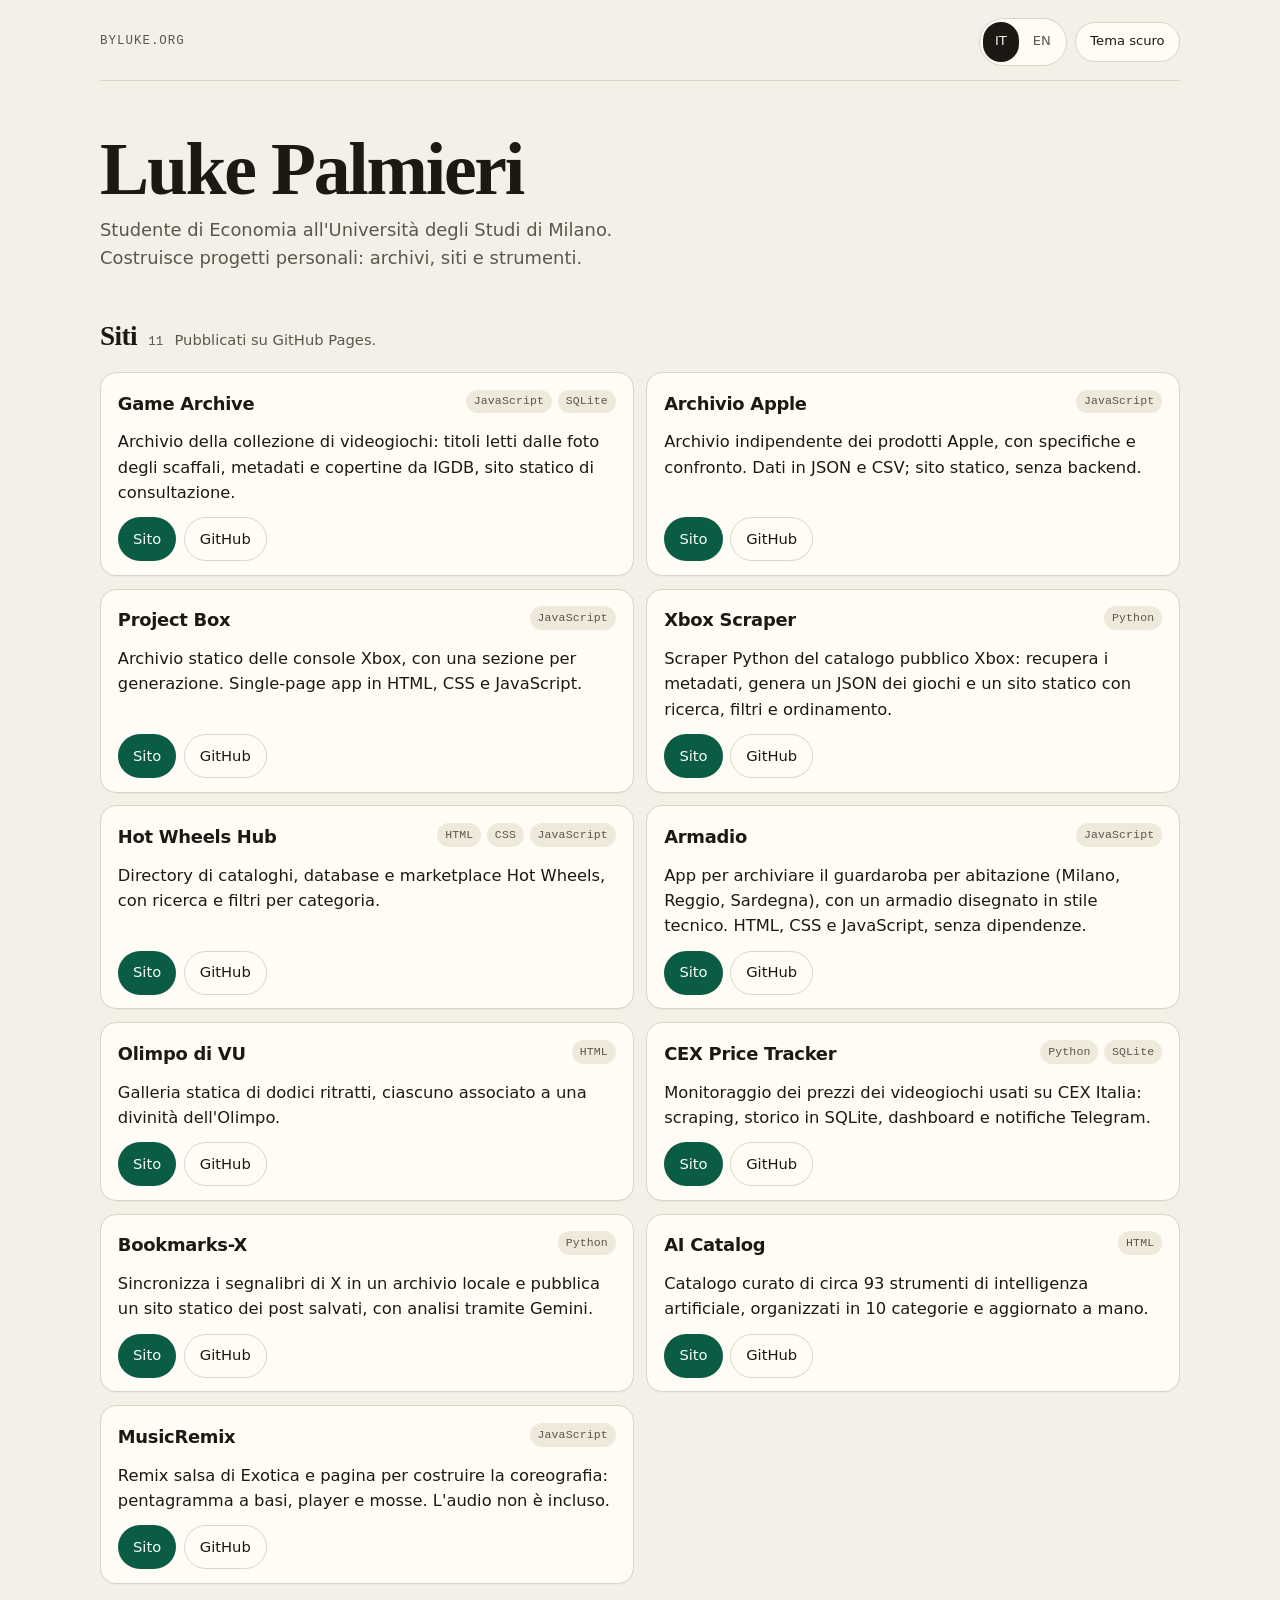
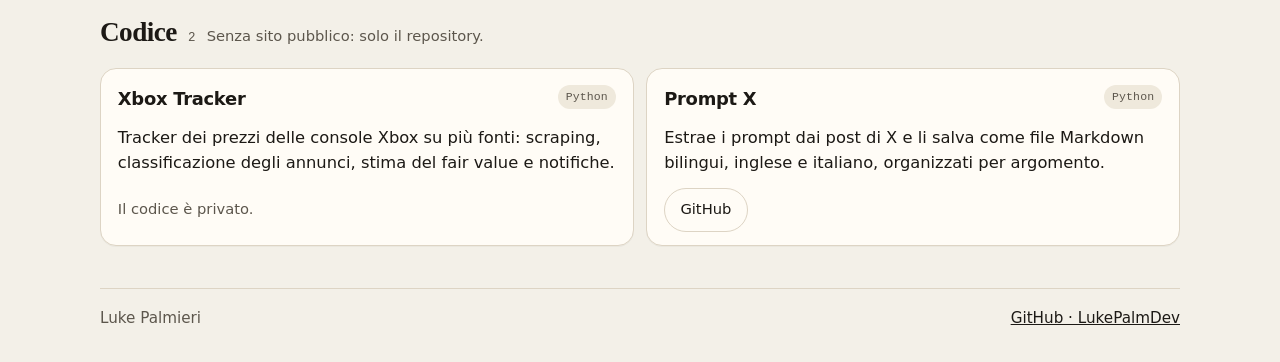
<file: index.html>
<!DOCTYPE html>
<html lang="it">
<head>
  <meta charset="UTF-8">
  <meta name="viewport" content="width=device-width, initial-scale=1.0">
  <title>Luke Palmieri — byluke.org</title>
  <meta name="description" content="Luke Palmieri, studente di Economia all'Università degli Studi di Milano. Progetti personali: archivi, siti e strumenti.">
  <link rel="canonical" href="https://byluke.org">
  <meta property="og:site_name" content="byluke.org">
  <meta property="og:title" content="Luke Palmieri — byluke.org">
  <meta property="og:description" content="Studente di Economia all'Università degli Studi di Milano. Progetti personali: archivi, siti e strumenti.">
  <meta property="og:type" content="website">
  <meta property="og:url" content="https://byluke.org">
  <meta property="og:locale" content="it_IT">
  <meta property="og:locale:alternate" content="en_US">
  <meta property="og:image" content="https://byluke.org/og.png">
  <meta property="og:image:type" content="image/png">
  <meta property="og:image:width" content="1200">
  <meta property="og:image:height" content="630">
  <meta property="og:image:alt" content="Luke Palmieri — byluke.org. Archivi, siti e strumenti.">
  <meta name="twitter:card" content="summary_large_image">
  <meta name="twitter:title" content="Luke Palmieri — byluke.org">
  <meta name="twitter:description" content="Studente di Economia all'Università degli Studi di Milano. Progetti personali: archivi, siti e strumenti.">
  <meta name="twitter:image" content="https://byluke.org/og.png">
  <meta name="twitter:image:alt" content="Luke Palmieri — byluke.org. Archivi, siti e strumenti.">
  <script type="application/ld+json">
    {
      "@context": "https://schema.org",
      "@graph": [
        {
          "@type": "Person",
          "@id": "https://byluke.org/#person",
          "name": "Luke Palmieri",
          "url": "https://byluke.org",
          "description": "Studente di Economia all'Università degli Studi di Milano. Costruisce progetti personali: archivi, siti e strumenti.",
          "sameAs": ["https://github.com/LukePalmDev"],
          "affiliation": {
            "@type": "EducationalOrganization",
            "name": "Università degli Studi di Milano"
          },
          "knowsLanguage": ["it", "en"]
        },
        {
          "@type": "WebSite",
          "@id": "https://byluke.org/#website",
          "name": "Luke Palmieri — byluke.org",
          "alternateName": "byluke.org",
          "url": "https://byluke.org",
          "description": "Progetti personali di Luke Palmieri: archivi, siti e strumenti.",
          "inLanguage": ["it", "en"],
          "publisher": { "@id": "https://byluke.org/#person" }
        }
      ]
    }
  </script>
  <link rel="icon" href="data:image/svg+xml,<svg xmlns='http://www.w3.org/2000/svg' viewBox='0 0 32 32'><rect width='32' height='32' rx='6' fill='%231c1915'/><text x='16' y='22' text-anchor='middle' font-size='14' font-family='Georgia,serif' fill='%23f3f0e8'>LP</text></svg>">
  <link rel="stylesheet" href="styles.css">
  <script src="theme-init.js"></script>
</head>
<body>
  <a class="skip" id="skip" href="#progetti">Vai ai progetti</a>
  <div class="wrap">
    <header class="top">
      <p class="domain">byluke.org</p>
      <div class="controls">
        <div class="langs" role="group" aria-label="Lingua">
          <button type="button" data-lang="it" aria-pressed="true">IT</button>
          <button type="button" data-lang="en" aria-pressed="false">EN</button>
        </div>
        <button type="button" class="theme" id="theme-toggle" aria-pressed="false">Tema scuro</button>
      </div>
    </header>

    <main>
      <section class="hero">
        <h1>Luke Palmieri</h1>
        <p class="tagline" id="tagline">Studente di Economia all'Università degli Studi di Milano. Costruisce progetti personali: archivi, siti e strumenti.</p>
      </section>
      <div id="progetti">
        <!-- projects:start -->
        <section class="group" aria-labelledby="heading-sites">
          <div class="group-head">
            <h2 id="heading-sites">Siti</h2>
            <span class="count">11</span>
            <p>Pubblicati su GitHub Pages.</p>
          </div>
          <div class="grid">
            <article class="card">
              <div class="card-top">
                <h3>Game Archive</h3>
                <ul class="tags">
                  <li>JavaScript</li>
                  <li>SQLite</li>
                </ul>
              </div>
              <p>Archivio della collezione di videogiochi: titoli letti dalle foto degli scaffali, metadati e copertine da IGDB, sito statico di consultazione.</p>
              <p class="card-links">
                <a class="link-live" href="https://games.byluke.org">Sito</a>
                <a class="link-repo" href="https://github.com/LukePalmDev/game-archive">GitHub</a>
              </p>
            </article>
            <article class="card">
              <div class="card-top">
                <h3>Archivio Apple</h3>
                <ul class="tags">
                  <li>JavaScript</li>
                </ul>
              </div>
              <p>Archivio indipendente dei prodotti Apple, con specifiche e confronto. Dati in JSON e CSV; sito statico, senza backend.</p>
              <p class="card-links">
                <a class="link-live" href="https://apple.byluke.org">Sito</a>
                <a class="link-repo" href="https://github.com/LukePalmDev/apple-archive">GitHub</a>
              </p>
            </article>
            <article class="card">
              <div class="card-top">
                <h3>Project Box</h3>
                <ul class="tags">
                  <li>JavaScript</li>
                </ul>
              </div>
              <p>Archivio statico delle console Xbox, con una sezione per generazione. Single-page app in HTML, CSS e JavaScript.</p>
              <p class="card-links">
                <a class="link-live" href="https://xbox.byluke.org">Sito</a>
                <a class="link-repo" href="https://github.com/LukePalmDev/xbox-archive">GitHub</a>
              </p>
            </article>
            <article class="card">
              <div class="card-top">
                <h3>Xbox Scraper</h3>
                <ul class="tags">
                  <li>Python</li>
                </ul>
              </div>
              <p>Scraper Python del catalogo pubblico Xbox: recupera i metadati, genera un JSON dei giochi e un sito statico con ricerca, filtri e ordinamento.</p>
              <p class="card-links">
                <a class="link-live" href="https://scraper.byluke.org">Sito</a>
                <a class="link-repo" href="https://github.com/LukePalmDev/xbox-scraper">GitHub</a>
              </p>
            </article>
            <article class="card">
              <div class="card-top">
                <h3>Hot Wheels Hub</h3>
                <ul class="tags">
                  <li>HTML</li>
                  <li>CSS</li>
                  <li>JavaScript</li>
                </ul>
              </div>
              <p>Directory di cataloghi, database e marketplace Hot Wheels, con ricerca e filtri per categoria.</p>
              <p class="card-links">
                <a class="link-live" href="https://hotwheels.byluke.org">Sito</a>
                <a class="link-repo" href="https://github.com/LukePalmDev/Hot-Wheels">GitHub</a>
              </p>
            </article>
            <article class="card">
              <div class="card-top">
                <h3>Armadio</h3>
                <ul class="tags">
                  <li>JavaScript</li>
                </ul>
              </div>
              <p>App per archiviare il guardaroba per abitazione (Milano, Reggio, Sardegna), con un armadio disegnato in stile tecnico. HTML, CSS e JavaScript, senza dipendenze.</p>
              <p class="card-links">
                <a class="link-live" href="https://armadio.byluke.org">Sito</a>
                <a class="link-repo" href="https://github.com/LukePalmDev/Armadio">GitHub</a>
              </p>
            </article>
            <article class="card">
              <div class="card-top">
                <h3>Olimpo di VU</h3>
                <ul class="tags">
                  <li>HTML</li>
                </ul>
              </div>
              <p>Galleria statica di dodici ritratti, ciascuno associato a una divinità dell&#x27;Olimpo.</p>
              <p class="card-links">
                <a class="link-live" href="https://olimpo.byluke.org">Sito</a>
                <a class="link-repo" href="https://github.com/LukePalmDev/Olimpo-di-VU">GitHub</a>
              </p>
            </article>
            <article class="card">
              <div class="card-top">
                <h3>CEX Price Tracker</h3>
                <ul class="tags">
                  <li>Python</li>
                  <li>SQLite</li>
                </ul>
              </div>
              <p>Monitoraggio dei prezzi dei videogiochi usati su CEX Italia: scraping, storico in SQLite, dashboard e notifiche Telegram.</p>
              <p class="card-links">
                <a class="link-live" href="https://cex.byluke.org">Sito</a>
                <a class="link-repo" href="https://github.com/LukePalmDev/cex-price-tracker">GitHub</a>
              </p>
            </article>
            <article class="card">
              <div class="card-top">
                <h3>Bookmarks-X</h3>
                <ul class="tags">
                  <li>Python</li>
                </ul>
              </div>
              <p>Sincronizza i segnalibri di X in un archivio locale e pubblica un sito statico dei post salvati, con analisi tramite Gemini.</p>
              <p class="card-links">
                <a class="link-live" href="https://bookmarks.byluke.org">Sito</a>
                <a class="link-repo" href="https://github.com/LukePalmDev/bookmarks-x">GitHub</a>
              </p>
            </article>
            <article class="card">
              <div class="card-top">
                <h3>AI Catalog</h3>
                <ul class="tags">
                  <li>HTML</li>
                </ul>
              </div>
              <p>Catalogo curato di circa 93 strumenti di intelligenza artificiale, organizzati in 10 categorie e aggiornato a mano.</p>
              <p class="card-links">
                <a class="link-live" href="https://ai.byluke.org">Sito</a>
                <a class="link-repo" href="https://github.com/LukePalmDev/ai-catalog">GitHub</a>
              </p>
            </article>
            <article class="card">
              <div class="card-top">
                <h3>MusicRemix</h3>
                <ul class="tags">
                  <li>JavaScript</li>
                </ul>
              </div>
              <p>Remix salsa di Exotica e pagina per costruire la coreografia: pentagramma a basi, player e mosse. L&#x27;audio non è incluso.</p>
              <p class="card-links">
                <a class="link-live" href="https://musicremix.byluke.org">Sito</a>
                <a class="link-repo" href="https://github.com/LukePalmDev/MusicRemix">GitHub</a>
              </p>
            </article>
          </div>
        </section>

        <section class="group" aria-labelledby="heading-code">
          <div class="group-head">
            <h2 id="heading-code">Codice</h2>
            <span class="count">2</span>
            <p>Senza sito pubblico: solo il repository.</p>
          </div>
          <div class="grid">
            <article class="card">
              <div class="card-top">
                <h3>Xbox Tracker</h3>
                <ul class="tags">
                  <li>Python</li>
                </ul>
              </div>
              <p>Tracker dei prezzi delle console Xbox su più fonti: scraping, classificazione degli annunci, stima del fair value e notifiche.</p>
              <p class="card-links">
                <span class="card-note">Il codice è privato.</span>
              </p>
            </article>
            <article class="card">
              <div class="card-top">
                <h3>Prompt X</h3>
                <ul class="tags">
                  <li>Python</li>
                </ul>
              </div>
              <p>Estrae i prompt dai post di X e li salva come file Markdown bilingui, inglese e italiano, organizzati per argomento.</p>
              <p class="card-links">
                <a class="link-repo" href="https://github.com/LukePalmDev/code-x-prompt">GitHub</a>
              </p>
            </article>
          </div>
        </section>
        <!-- projects:end -->
      </div>
    </main>

    <footer class="footer">
      <span>Luke Palmieri</span>
      <a href="https://github.com/LukePalmDev">GitHub · LukePalmDev</a>
    </footer>
  </div>
  <script src="app.js"></script>
</body>
</html>
</file>
<file: styles.css>
*,
*::before,
*::after {
  box-sizing: border-box;
}

:root {
  color-scheme: light;
  --bg: #f3f0e8;
  --elev: #fffcf6;
  --ink: #1c1915;
  --muted: #5c564c;
  --line: #ddd4c4;
  --accent: #0b5c45;
  --accent-ink: #f7fbf8;
  --chip: #efe9dc;
  --shadow: 0 1px 0 rgba(28, 25, 21, 0.04);
  --serif: "Iowan Old Style", Palatino, "Palatino Linotype", "Book Antiqua", Georgia, serif;
  --sans: ui-sans-serif, system-ui, -apple-system, "Segoe UI", Helvetica, Arial, sans-serif;
  --mono: ui-monospace, "SFMono-Regular", "SF Mono", Menlo, Consolas, monospace;
}

@media (prefers-color-scheme: dark) {
  :root:not([data-theme="light"]) {
    color-scheme: dark;
    --bg: #12110e;
    --elev: #1c1b17;
    --ink: #f4f0e6;
    --muted: #c2b9ab;
    --line: #3a362f;
    --accent: #9ee0c4;
    --accent-ink: #10241b;
    --chip: #2a2722;
    --shadow: none;
  }
}

[data-theme="dark"] {
  color-scheme: dark;
  --bg: #12110e;
  --elev: #1c1b17;
  --ink: #f4f0e6;
  --muted: #c2b9ab;
  --line: #3a362f;
  --accent: #9ee0c4;
  --accent-ink: #10241b;
  --chip: #2a2722;
  --shadow: none;
}

[data-theme="light"] {
  color-scheme: light;
  --bg: #f3f0e8;
  --elev: #fffcf6;
  --ink: #1c1915;
  --muted: #5c564c;
  --line: #ddd4c4;
  --accent: #0b5c45;
  --accent-ink: #f7fbf8;
  --chip: #efe9dc;
  --shadow: 0 1px 0 rgba(28, 25, 21, 0.04);
}

html {
  scroll-behavior: smooth;
}

body {
  margin: 0;
  min-height: 100%;
  background: var(--bg);
  color: var(--ink);
  font-family: var(--sans);
  font-size: 1.02rem;
  line-height: 1.55;
}

.skip {
  position: absolute;
  left: 1rem;
  top: -3.5rem;
  z-index: 5;
  background: var(--accent);
  color: var(--accent-ink);
  padding: 0.55rem 0.8rem;
  border-radius: 8px;
  text-decoration: none;
}

.skip:focus {
  top: 1rem;
}

.wrap {
  width: min(1080px, calc(100% - 2rem));
  margin: 0 auto;
}

.top {
  display: flex;
  align-items: center;
  justify-content: space-between;
  flex-wrap: wrap;
  gap: 0.75rem 1rem;
  padding: 1.1rem 0 0.9rem;
  border-bottom: 1px solid var(--line);
}

.domain {
  margin: 0;
  font-family: var(--mono);
  font-size: 0.78rem;
  letter-spacing: 0.08em;
  text-transform: uppercase;
  color: var(--muted);
}

.controls {
  display: flex;
  align-items: center;
  gap: 0.5rem;
}

.langs,
.theme {
  border: 1px solid var(--line);
  background: var(--elev);
  color: var(--ink);
  border-radius: 999px;
}

.langs {
  display: inline-flex;
  padding: 3px;
  gap: 2px;
}

.langs button,
.theme {
  font: inherit;
  font-size: 0.82rem;
  min-height: 40px;
  cursor: pointer;
}

.langs button {
  border: 0;
  background: transparent;
  color: var(--muted);
  border-radius: 999px;
  padding: 0 0.75rem;
}

.langs button[aria-pressed="true"] {
  background: var(--ink);
  color: var(--bg);
}

.theme {
  padding: 0 0.9rem;
}

.hero {
  padding: 2.6rem 0 1.4rem;
}

.missing .domain {
  margin-bottom: 0.85rem;
}

.missing .tagline + .tagline {
  margin-top: 0.35rem;
}

.missing .card-links {
  margin-top: 1.5rem;
}

h1 {
  margin: 0 0 0.7rem;
  font-family: var(--serif);
  font-weight: 560;
  font-size: clamp(2.7rem, 7vw, 4.6rem);
  line-height: 0.95;
  letter-spacing: -0.03em;
}

.tagline {
  margin: 0;
  max-width: 38rem;
  color: var(--muted);
  font-size: 1.12rem;
}

.group {
  padding: 1.3rem 0 0.4rem;
}

.group-head {
  display: grid;
  grid-template-columns: auto auto 1fr;
  align-items: baseline;
  gap: 0.7rem;
  margin-bottom: 0.9rem;
}

h2 {
  margin: 0;
  font-family: var(--serif);
  font-size: 1.7rem;
  font-weight: 560;
  letter-spacing: -0.02em;
}

.count,
.group-head p {
  margin: 0;
  color: var(--muted);
  font-size: 0.92rem;
}

.count {
  font-family: var(--mono);
  font-size: 0.78rem;
}

.grid {
  display: grid;
  grid-template-columns: 1fr;
  gap: 0.8rem;
}

.card {
  display: flex;
  flex-direction: column;
  gap: 0.75rem;
  min-height: 100%;
  padding: 1.05rem 1.05rem 0.85rem;
  background: var(--elev);
  border: 1px solid var(--line);
  border-radius: 16px;
  box-shadow: var(--shadow);
}

.card-top {
  display: flex;
  flex-wrap: wrap;
  align-items: flex-start;
  justify-content: space-between;
  gap: 0.55rem 0.8rem;
}

h3 {
  margin: 0;
  font-size: 1.12rem;
  letter-spacing: -0.015em;
}

.tags {
  display: flex;
  flex-wrap: wrap;
  gap: 0.35rem;
  margin: 0;
  padding: 0;
  list-style: none;
}

.tags li {
  font-family: var(--mono);
  font-size: 0.72rem;
  letter-spacing: 0.01em;
  color: var(--muted);
  background: var(--chip);
  border-radius: 999px;
  padding: 0.18rem 0.5rem;
}

.card p {
  margin: 0;
}

.card > p:not(.card-links) {
  color: var(--ink);
  flex: 1;
}

.card-links {
  display: flex;
  flex-wrap: wrap;
  gap: 0.45rem;
  margin-top: 0.15rem;
}

.card-links a {
  display: inline-flex;
  align-items: center;
  justify-content: center;
  min-height: 44px;
  padding: 0 0.95rem;
  border-radius: 999px;
  text-decoration: none;
  font-size: 0.92rem;
}

.link-live {
  background: var(--accent);
  color: var(--accent-ink);
}

.link-repo {
  color: var(--ink);
  border: 1px solid var(--line);
  background: transparent;
}

.card-note {
  display: inline-flex;
  align-items: center;
  min-height: 44px;
  color: var(--muted);
  font-size: 0.92rem;
}

.card-links a:hover {
  text-decoration: underline;
  text-underline-offset: 3px;
}

.footer {
  display: flex;
  justify-content: space-between;
  gap: 1rem;
  flex-wrap: wrap;
  margin-top: 2.2rem;
  padding: 1.1rem 0 2rem;
  border-top: 1px solid var(--line);
  color: var(--muted);
  font-size: 0.95rem;
}

.footer a {
  color: var(--ink);
}

.error {
  color: var(--muted);
}

:focus-visible {
  outline: 2px solid var(--accent);
  outline-offset: 3px;
}

@media (min-width: 760px) {
  .wrap {
    width: min(1080px, calc(100% - 3rem));
  }

  .hero {
    padding-top: 3.4rem;
  }

  .grid {
    grid-template-columns: 1fr 1fr;
  }
}

@media (prefers-reduced-motion: reduce) {
  html {
    scroll-behavior: auto;
  }
}
</file>
